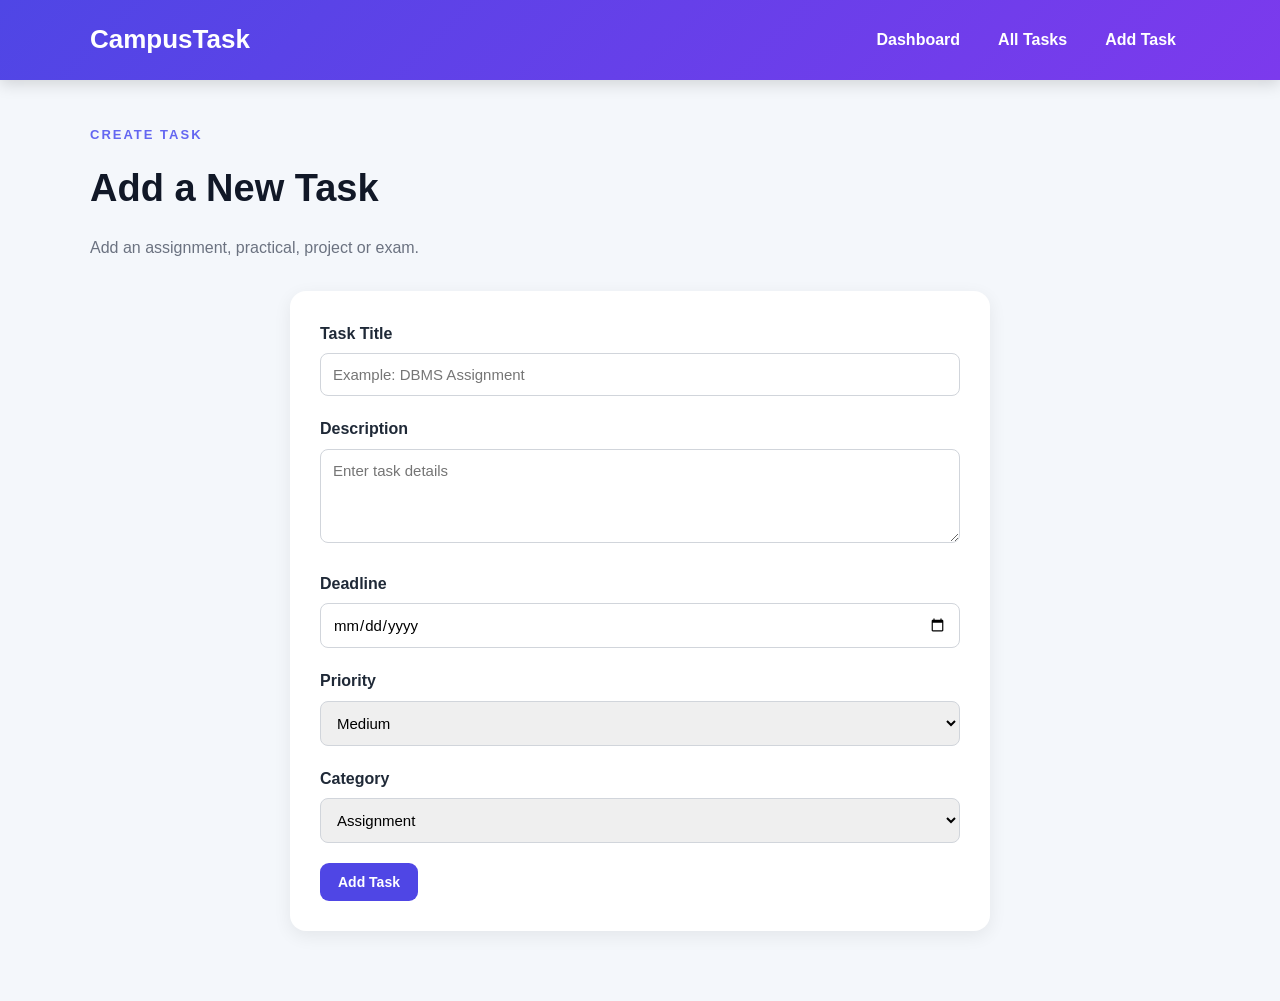
<file: templates/add_task.html>
<!DOCTYPE html>
<html lang="en">

<head>

    <meta charset="UTF-8">
    <meta name="viewport" content="width=device-width, initial-scale=1.0">

    <title>CampusTask - Add Task</title>

  <link rel="stylesheet" href="/static/style.css">

</head>

<body>
    <a href="#main-content" class="skip-link">
    Skip to main content
</a>

<header class="header">

    <div class="container nav-container">

        <a href="/" class="logo">CampusTask</a>

        <nav aria-label="Main navigation">
            <a href="/">Dashboard</a>
            <a href="/tasks">All Tasks</a>
            <a href="/add-task" aria-current="page">Add Task</a>
        </nav>

    </div>

</header>


<main class="container">

    <section class="page-heading">

        <p class="small-title">CREATE TASK</p>

        <h1>Add a New Task</h1>

        <p>
            Add an assignment, practical, project or exam.
        </p>

    </section>


    <form method="POST" class="form-card">


        <div class="form-group">

            <label for="title">
                Task Title
            </label>

            <input
                id="title"
                type="text"
                name="title"
                placeholder="Example: DBMS Assignment"
                required>

        </div>


        <div class="form-group">

            <label for="description">
                Description
            </label>

            <textarea
                id="description"
                name="description"
                rows="4"
                placeholder="Enter task details"></textarea>

        </div>


        <div class="form-group">

            <label for="deadline">
                Deadline
            </label>

            <input
                id="deadline"
                type="date"
                name="deadline"
                required>

        </div>


        <div class="form-group">

            <label for="priority">
                Priority
            </label>

            <select id="priority" name="priority">

                <option value="High">
                    High
                </option>

                <option value="Medium" selected>
                    Medium
                </option>

                <option value="Low">
                    Low
                </option>

            </select>

        </div>


        <div class="form-group">

            <label for="category">
                Category
            </label>

            <select id="category" name="category">

                <option value="Assignment">
                    Assignment
                </option>

                <option value="Practical">
                    Practical
                </option>

                <option value="Project">
                    Project
                </option>

                <option value="Exam">
                    Exam
                </option>

                <option value="Other">
                    Other
                </option>

            </select>

        </div>


        <button type="submit" class="button primary-button">
            Add Task
        </button>

    </form>

</main>

</body>

</html>
</file>
<file: static/style.css>
* {
    box-sizing: border-box;
}

body {
    margin: 0;
    font-family: Arial, Helvetica, sans-serif;
    background: #f4f7fb;
    color: #1f2937;
    line-height: 1.6;
}

a {
    text-decoration: none;
}

.container {
    width: 90%;
    max-width: 1100px;
    margin: auto;
}

/* NAVBAR */

.header {
    background: linear-gradient(135deg, #4f46e5, #7c3aed);
    color: white;
    padding: 18px 0;
    box-shadow: 0 4px 15px rgba(0, 0, 0, 0.15);
}

.nav-container {
    display: flex;
    justify-content: space-between;
    align-items: center;
}

.logo {
    color: white;
    font-size: 26px;
    font-weight: bold;
}

nav {
    display: flex;
    gap: 10px;
}

nav a {
    color: white;
    padding: 9px 14px;
    border-radius: 8px;
    font-weight: bold;
}

nav a:hover,
nav a:focus {
    background: rgba(255, 255, 255, 0.2);
}

/* MAIN */

main {
    padding-bottom: 50px;
}

.page-heading {
    margin-top: 45px;
    margin-bottom: 30px;
}

.page-heading h1 {
    font-size: 38px;
    margin: 5px 0;
    color: #111827;
}

.page-heading p {
    color: #6b7280;
}

.small-title {
    color: #6366f1 !important;
    font-size: 13px;
    font-weight: bold;
    letter-spacing: 2px;
}

/* BUTTONS */

.button {
    display: inline-block;
    border: none;
    border-radius: 9px;
    padding: 11px 18px;
    font-size: 14px;
    font-weight: bold;
    cursor: pointer;
    transition: 0.2s;
}

.primary-button {
    background: #4f46e5;
    color: white;
}

.primary-button:hover,
.primary-button:focus {
    background: #3730a3;
}

.complete-button {
    background: #dcfce7;
    color: #166534;
}

.complete-button:hover,
.complete-button:focus {
    background: #bbf7d0;
}

.delete-button {
    background: #fee2e2;
    color: #991b1b;
}

.delete-button:hover,
.delete-button:focus {
    background: #fecaca;
}

/* DASHBOARD */

.stats {
    display: grid;
    grid-template-columns: repeat(3, 1fr);
    gap: 20px;
    margin-top: 25px;
}

.stat-card {
    background: white;
    border-radius: 16px;
    padding: 25px;
    box-shadow: 0 5px 18px rgba(0, 0, 0, 0.07);
    border-top: 5px solid #4f46e5;
}

.stat-card h2 {
    margin: 0;
    font-size: 17px;
    color: #6b7280;
}

.stat-number {
    font-size: 38px;
    font-weight: bold;
    margin: 8px 0 0;
    color: #111827;
}

/* FILTERS */

.filter-section {
    display: flex;
    gap: 10px;
    margin-bottom: 25px;
    flex-wrap: wrap;
}

.filter-button {
    background: white;
    color: #374151;
    border: 1px solid #d1d5db;
    padding: 9px 18px;
    border-radius: 20px;
    font-weight: bold;
}

.filter-button:hover,
.filter-button:focus {
    background: #eef2ff;
    border-color: #6366f1;
}

/* TASK CARDS */

.task-list {
    display: grid;
    gap: 18px;
}

.task-card {
    background: white;
    border-radius: 15px;
    padding: 23px;
    box-shadow: 0 5px 18px rgba(0, 0, 0, 0.06);
    border: 1px solid #e5e7eb;
}

.task-top {
    display: flex;
    justify-content: space-between;
    align-items: center;
    gap: 15px;
}

.task-top h2 {
    margin: 0;
    color: #111827;
}

.description {
    color: #6b7280;
}

.task-details {
    display: flex;
    flex-wrap: wrap;
    gap: 18px;
    color: #6b7280;
    font-size: 14px;
    margin-top: 15px;
}

.task-actions {
    margin-top: 18px;
    display: flex;
    gap: 10px;
    flex-wrap: wrap;
}

/* PRIORITY */

.priority {
    padding: 5px 12px;
    border-radius: 20px;
    font-size: 12px;
    font-weight: bold;
}

.priority.high {
    background: #fee2e2;
    color: #991b1b;
}

.priority.medium {
    background: #fef3c7;
    color: #92400e;
}

.priority.low {
    background: #dcfce7;
    color: #166534;
}

.completed-label {
    display: inline-block;
    background: #dcfce7;
    color: #166534;
    padding: 10px 15px;
    border-radius: 8px;
    font-weight: bold;
}

/* FORM */

.form-card {
    background: white;
    max-width: 700px;
    margin: 20px auto;
    padding: 30px;
    border-radius: 16px;
    box-shadow: 0 5px 18px rgba(0, 0, 0, 0.07);
}

.form-group {
    margin-bottom: 20px;
}

.form-group label {
    display: block;
    font-weight: bold;
    margin-bottom: 7px;
}

.form-group input,
.form-group textarea,
.form-group select {
    width: 100%;
    padding: 12px;
    border: 1px solid #d1d5db;
    border-radius: 8px;
    font-size: 15px;
    font-family: inherit;
}

.form-group textarea {
    resize: vertical;
}

.form-group input:focus,
.form-group textarea:focus,
.form-group select:focus {
    border-color: #4f46e5;
    outline: 3px solid #ddd6fe;
}

/* EMPTY STATE */

.empty-state {
    background: white;
    text-align: center;
    padding: 60px 20px;
    border-radius: 16px;
    border: 2px dashed #cbd5e1;
}

/* KEYBOARD ACCESSIBILITY */

:focus-visible {
    outline: 4px solid #f59e0b;
    outline-offset: 3px;
}

/* MOBILE */

@media (max-width: 700px) {

    .nav-container {
        flex-direction: column;
        align-items: flex-start;
    }

    nav {
        width: 100%;
        flex-wrap: wrap;
    }

    nav a {
        padding: 8px 10px;
    }

    .page-heading h1 {
        font-size: 30px;
    }

    .stats {
        grid-template-columns: 1fr;
    }

    .task-top {
        align-items: flex-start;
        flex-direction: column;
    }

    .task-details {
        flex-direction: column;
        gap: 5px;
    }

    .form-card {
        padding: 20px;
    }
}
.skip-link {
    position: absolute;
    left: 10px;
    top: -50px;
    background: #111827;
    color: white;
    padding: 10px 15px;
    border-radius: 6px;
    z-index: 1000;
}

.skip-link:focus {
    top: 10px;
}
</file>
